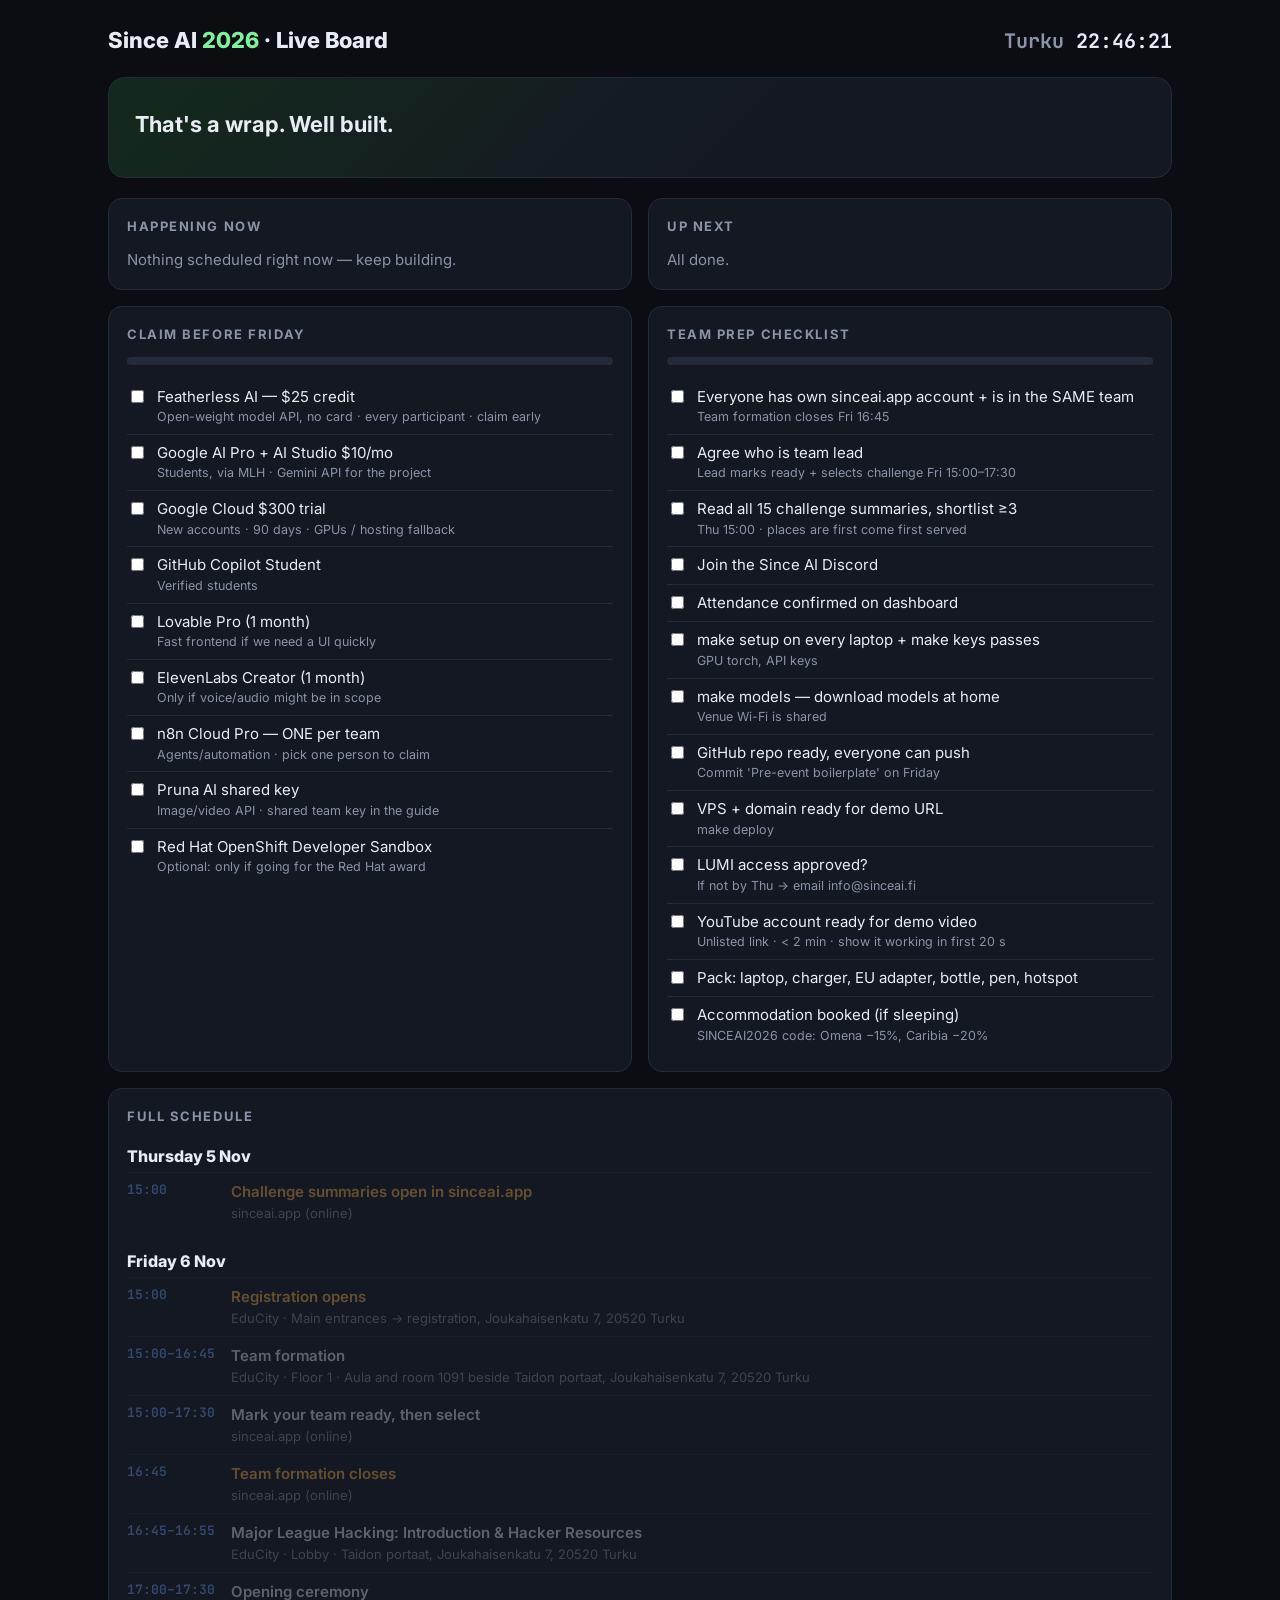
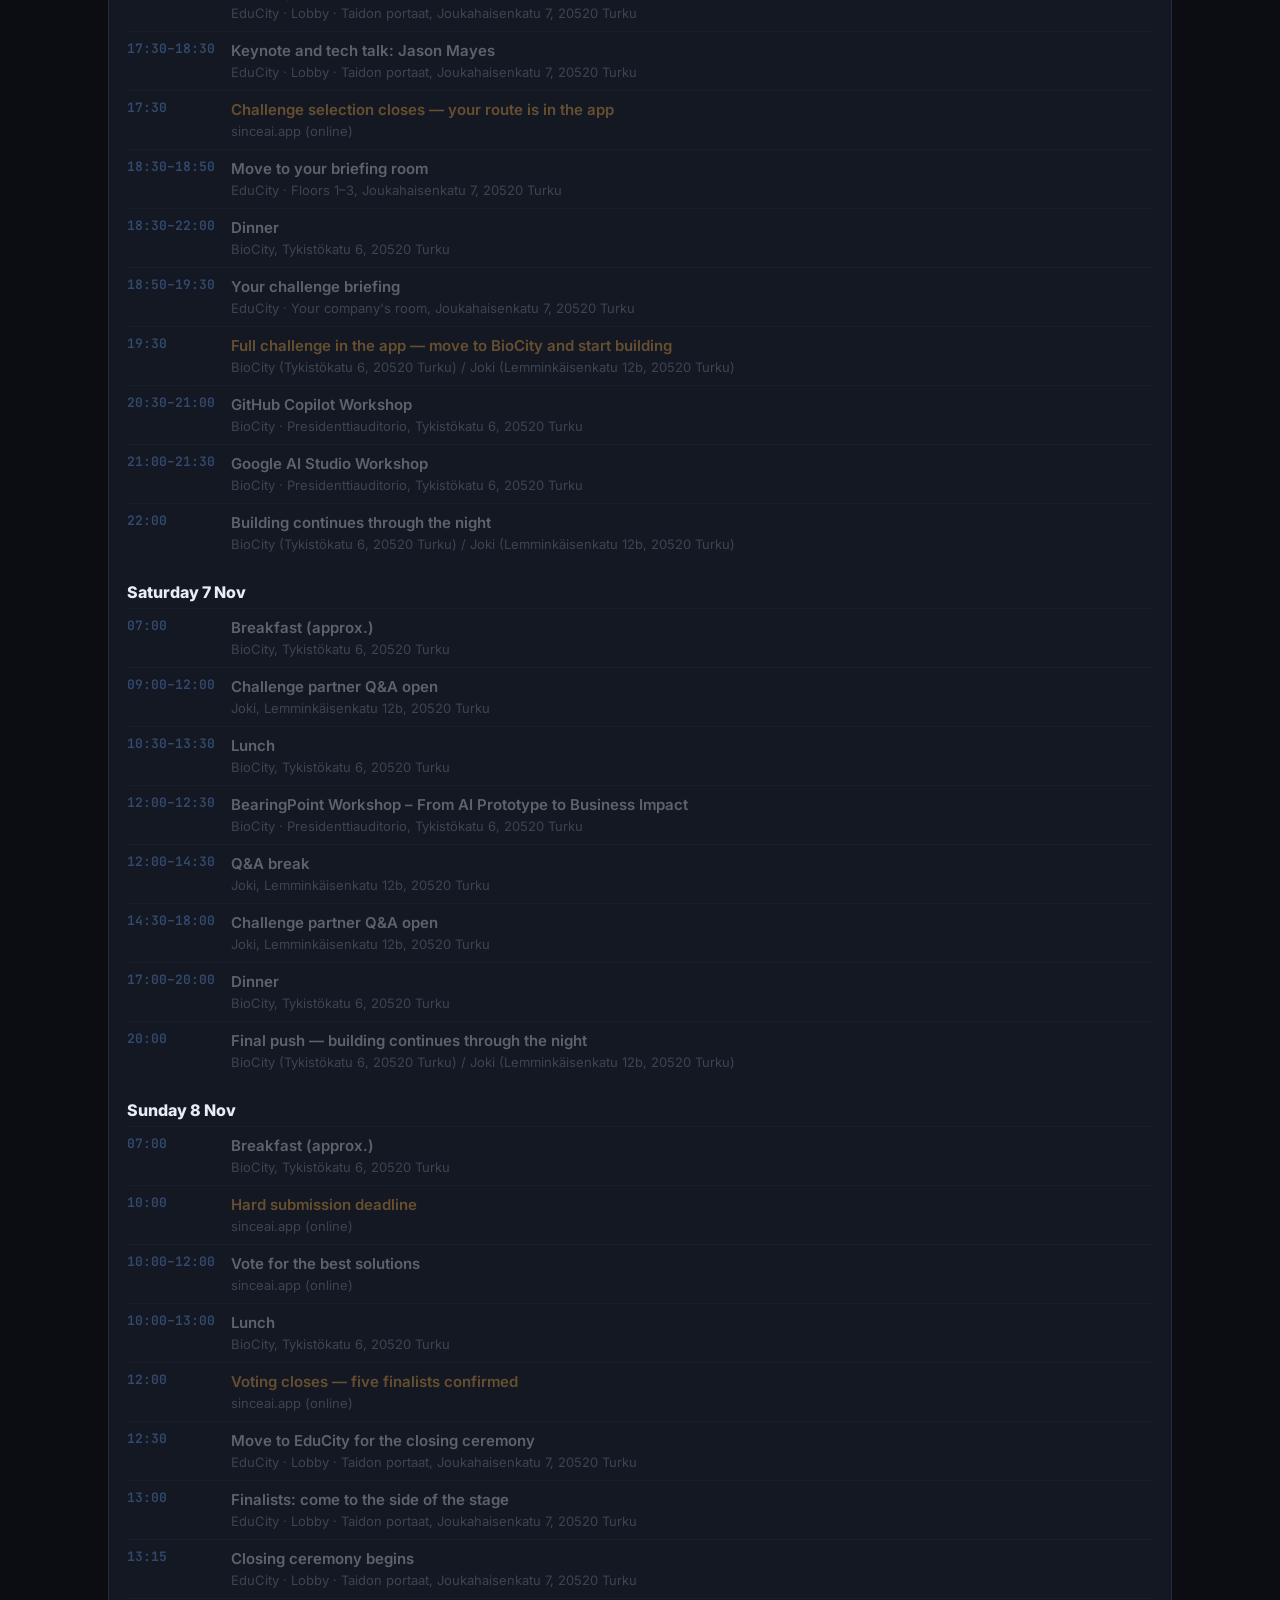
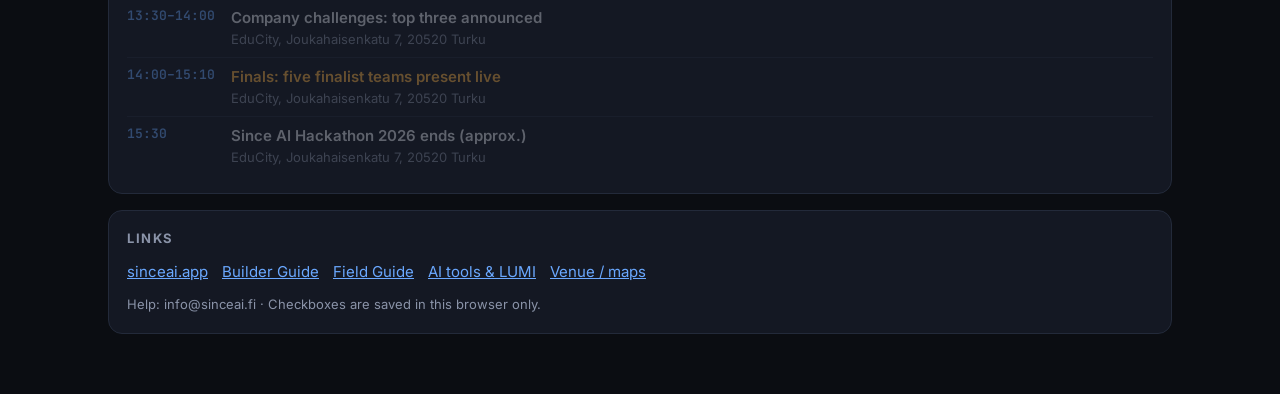
<file: docs/live.html>
<!DOCTYPE html>
<html lang="en"><head><meta charset="utf-8"><meta name="viewport" content="width=device-width,initial-scale=1">
<title>Since AI 2026 — Live Board</title>
<link href="https://fonts.googleapis.com/css2?family=Inter:wght@400;600;800&family=JetBrains+Mono:wght@500;700&display=swap" rel="stylesheet">
<style>
:root{--bg:#0b0d12;--card:#141823;--line:#232a3a;--fg:#e8ecf4;--mut:#8a93a8;--acc:#7cf29c;--warn:#ffb547;--red:#ff6b6b;--blue:#6aa8ff}
*{box-sizing:border-box}body{margin:0;background:var(--bg);color:var(--fg);font:15px/1.5 Inter,system-ui,sans-serif}
.wrap{max-width:1100px;margin:0 auto;padding:24px 18px 60px}
header{display:flex;justify-content:space-between;align-items:baseline;flex-wrap:wrap;gap:8px}
h1{margin:0;font-size:22px;font-weight:800}h1 span{color:var(--acc)}
.clock{font:700 20px 'JetBrains Mono',monospace;color:var(--mut)}.clock b{color:var(--fg)}
.hero{margin:20px 0;padding:26px;border-radius:16px;background:linear-gradient(135deg,#142a1d,#141823 60%);border:1px solid var(--line)}
.hero .lbl{color:var(--mut);text-transform:uppercase;letter-spacing:.12em;font-size:12px}
.hero .what{font-size:22px;font-weight:700;margin:4px 0 10px}
.cd{font:700 clamp(36px,8vw,72px)/1 'JetBrains Mono',monospace;color:var(--acc)}
.cd small{font-size:.35em;color:var(--mut);margin:0 10px 0 2px}
.grid{display:grid;grid-template-columns:repeat(auto-fit,minmax(300px,1fr));gap:16px}
.card{background:var(--card);border:1px solid var(--line);border-radius:14px;padding:18px}
.card h2{margin:0 0 12px;font-size:13px;text-transform:uppercase;letter-spacing:.12em;color:var(--mut)}
.ev{display:flex;gap:12px;padding:8px 0;border-top:1px solid var(--line)}.ev:first-of-type{border-top:0}
.ev .tm{font:600 13px 'JetBrains Mono',monospace;color:var(--blue);min-width:92px}
.ev .tt{font-weight:600}.ev .lc{color:var(--mut);font-size:13px}
.ev.past{opacity:.35}.ev.now{background:#16301f;margin:0 -10px;padding:8px 10px;border-radius:8px}
.ev.now .tm{color:var(--acc)}.ev.dl .tt{color:var(--warn)}
.pill{display:inline-block;font-size:11px;font-weight:700;padding:1px 7px;border-radius:99px;margin-left:6px;vertical-align:2px}
.p-now{background:var(--acc);color:#000}.p-dl{background:var(--warn);color:#000}
.day{font-weight:800;margin:18px 0 4px;font-size:16px}
label.ck{display:flex;gap:10px;padding:7px 0;border-top:1px solid var(--line);cursor:pointer;align-items:flex-start}
label.ck:first-of-type{border-top:0}label.ck input{margin-top:4px;accent-color:var(--acc)}
label.ck.done span{text-decoration:line-through;color:var(--mut)}
.ck small{color:var(--mut);display:block}
.bar{height:8px;background:var(--line);border-radius:99px;overflow:hidden;margin:4px 0 14px}.bar i{display:block;height:100%;background:var(--acc)}
a{color:var(--blue)}.links a{display:inline-block;margin:0 14px 6px 0}
.tag{font-size:11px;color:var(--mut);border:1px solid var(--line);border-radius:6px;padding:0 6px;margin-left:6px}
</style></head><body><div class="wrap">
<header><h1>Since AI <span>2026</span> · Live Board</h1><div class="clock">Turku <b id="clk">--:--:--</b></div></header>

<section class="hero"><div class="lbl" id="hlbl">Next milestone</div><div class="what" id="hwhat"></div><div class="cd" id="hcd"></div><div class="lc" id="hwhen" style="color:var(--mut);margin-top:8px"></div></section>

<div class="grid">
 <div class="card"><h2>Happening now</h2><div id="now"></div></div>
 <div class="card"><h2>Up next</h2><div id="next"></div></div>
</div>

<div class="grid" style="margin-top:16px">
 <div class="card"><h2>Claim before Friday</h2><div class="bar"><i id="b1"></i></div><div id="claim"></div></div>
 <div class="card"><h2>Team prep checklist</h2><div class="bar"><i id="b2"></i></div><div id="prep"></div></div>
</div>

<div class="card" style="margin-top:16px"><h2>Full schedule</h2><div id="sched"></div></div>

<div class="card links" style="margin-top:16px"><h2>Links</h2>
<a href="https://sinceai.app">sinceai.app</a><a href="https://sinceai.ai/hackathon-2026/guide/builders">Builder Guide</a><a href="https://sinceai.ai/hackathon-2026/guide">Field Guide</a><a href="https://sinceai.ai/hackathon-2026/guide#ai-resources">AI tools &amp; LUMI</a><a href="https://sinceai.ai/hackathon-2026/guide/venue">Venue / maps</a>
<div style="color:var(--mut);font-size:13px;margin-top:6px">Help: info@sinceai.fi · Checkboxes are saved in this browser only.</div></div>
</div>
<script>
const EV=[{"s": "2026-11-05T13:00:00Z", "e": null, "t": "Challenge summaries open in sinceai.app", "l": "sinceai.app (online)", "d": "Public-safe summaries of all 15 company challenges open for registered participants — with or without a team. Choose from these summaries only: full templates and datasets go only to the teams that chose that company, after its briefing. Each company challenge awards its top three teams €2,000, €750 and €250 in cash — except FORCIT Group's Drill and Blast Cycle Intelligence: €3,000, €1,500 and €50"}, {"s": "2026-11-06T13:00:00Z", "e": null, "t": "Registration opens", "l": "EduCity · Main entrances → registration, Joukahaisenkatu 7, 20520 Turku", "d": "Check in at EduCity — both main entrances lead to registration. Every team member must check in in person on Friday. Already have a team? Route A: go straight to Team Check on the left. No team yet? Route B: pick a skill card and find your team. Main entrances → registration Field Guide: https://sinceai.ai/hackathon-2026/guide/builders"}, {"s": "2026-11-06T13:00:00Z", "e": "2026-11-06T14:45:00Z", "t": "Team formation", "l": "EduCity · Floor 1 · Aula and room 1091 beside Taidon portaat, Joukahaisenkatu 7, 20520 Turku", "d": "Teams of up to five are formed in sinceai.app — every member must join the same team in the app. No team yet? Pick a skill card beside registration and meet people in the Aula and room 1091. Then leave via Team Check on the left: show every member in the app and return your skill card. Floor 1 · Aula and room 1091 beside Taidon portaat Team formation closes at 16:45. Field Guide: https://sinceai.a"}, {"s": "2026-11-06T13:00:00Z", "e": "2026-11-06T15:30:00Z", "t": "Mark your team ready, then select", "l": "sinceai.app (online)", "d": "From 15:00 the team lead marks the team as ready in sinceai.app — the roster is then fixed — and selects one of the 15 company challenges for the whole team. The choice is final and cannot be changed. Places are limited, first come first served. Each company challenge awards its top three teams €2,000, €750 and €250 in cash — except FORCIT Group's Drill and Blast Cycle Intelligence: €3,000, €1,500"}, {"s": "2026-11-06T14:45:00Z", "e": null, "t": "Team formation closes", "l": "sinceai.app (online)", "d": "After 16:45 no new teams can be created, nobody can join a team and members cannot be changed. A team that is complete but not yet marked ready can still be marked ready and select its challenge until 17:30. Field Guide: https://sinceai.ai/hackathon-2026/guide/builders"}, {"s": "2026-11-06T14:45:00Z", "e": "2026-11-06T14:55:00Z", "t": "Major League Hacking: Introduction & Hacker Resources", "l": "EduCity · Lobby · Taidon portaat, Joukahaisenkatu 7, 20520 Turku", "d": "A ten-minute introduction from Major League Hacking (MLH): its tools, sponsor technologies, the MLH award categories and how builders can take part, on the Taidon portaat stage. The opening ceremony follows at 17:00. Lobby · Taidon portaat Field Guide: https://sinceai.ai/hackathon-2026/guide/builders"}, {"s": "2026-11-06T15:00:00Z", "e": "2026-11-06T15:30:00Z", "t": "Opening ceremony", "l": "EduCity · Lobby · Taidon portaat, Joukahaisenkatu 7, 20520 Turku", "d": "The official start. The hosts welcome everyone and read out the introductions of the company challenges — at most a minute each. Challenge selection stays open in sinceai.app until 17:30 for teams their lead has marked ready. Lobby · Taidon portaat Field Guide: https://sinceai.ai/hackathon-2026/guide/builders"}, {"s": "2026-11-06T15:30:00Z", "e": "2026-11-06T16:30:00Z", "t": "Keynote and tech talk: Jason Mayes", "l": "EduCity · Lobby · Taidon portaat, Joukahaisenkatu 7, 20520 Turku", "d": "Jason Mayes, Google's Web AI Lead: a 30-minute keynote, then a 30-minute tech talk. Stay for both — your team moves to its briefing room after the programme, at the departure time in your route. Lobby · Taidon portaat Field Guide: https://sinceai.ai/hackathon-2026/guide/builders"}, {"s": "2026-11-06T15:30:00Z", "e": null, "t": "Challenge selection closes — your route is in the app", "l": "sinceai.app (online)", "d": "At 17:30 no new selections are accepted and sinceai.app shows your team's route: the selected challenge, your departure time, the room and floor. The briefing rooms and maps are also in this guide. If your team has no challenge when selection closes, go straight to event staff — never guess a room. Field Guide: https://sinceai.ai/hackathon-2026/guide/builders"}, {"s": "2026-11-06T16:30:00Z", "e": "2026-11-06T16:50:00Z", "t": "Move to your briefing room", "l": "EduCity · Floors 1–3, Joukahaisenkatu 7, 20520 Turku", "d": "From 18:30, after Jason Mayes' programme, the teams move in turn to their challenge company's room at EduCity. Leave at the departure time in your team's route in sinceai.app and follow the volunteers. Floors 1–3 Field Guide: https://sinceai.ai/hackathon-2026/guide/builders"}, {"s": "2026-11-06T16:30:00Z", "e": "2026-11-06T20:00:00Z", "t": "Dinner", "l": "BioCity, Tykistökatu 6, 20520 Turku", "d": "Buffet at Restaurant Mauno, BioCity, open the whole window — builders come over after their briefings; eat whenever suits you. Field Guide: https://sinceai.ai/hackathon-2026/guide/builders"}, {"s": "2026-11-06T16:50:00Z", "e": "2026-11-06T17:30:00Z", "t": "Your challenge briefing", "l": "EduCity · Your company's room, Joukahaisenkatu 7, 20520 Turku", "d": "Your challenge company presents the full task: expected result, boundaries, resources, evaluation and how to reach them during the event. It shares its own materials with its teams in its own way. Afterwards a volunteer walks you to BioCity. Your company's room Every briefing ends at 19:30 at the latest. Field Guide: https://sinceai.ai/hackathon-2026/guide/builders"}, {"s": "2026-11-06T17:30:00Z", "e": null, "t": "Full challenge in the app — move to BioCity and start building", "l": "BioCity (Tykistökatu 6, 20520 Turku) / Joki (Lemminkäisenkatu 12b, 20520 Turku)", "d": "At 19:30 the full challenge view and materials open in sinceai.app for your team — only for the teams that chose that company. A volunteer walks your team to BioCity. Eat when it suits you — dinner runs until 22:00 — find a workspace in BioCity or Joki and start building as soon as you arrive. Build spaces stay open around the clock. Field Guide: https://sinceai.ai/hackathon-2026/guide/builders"}, {"s": "2026-11-06T18:30:00Z", "e": "2026-11-06T19:00:00Z", "t": "GitHub Copilot Workshop", "l": "BioCity · Presidenttiauditorio, Tykistökatu 6, 20520 Turku", "d": "Hosted by Major League Hacking (MLH). Learn how to activate and use GitHub Copilot in your hackathon project, including an introduction to MCPs. Bring your laptop. Beginners are welcome. Presidenttiauditorio Limited seating — we recommend one person per team. You don't need to attend to use the tools. Field Guide: https://sinceai.ai/hackathon-2026/guide/builders"}, {"s": "2026-11-06T19:00:00Z", "e": "2026-11-06T19:30:00Z", "t": "Google AI Studio Workshop", "l": "BioCity · Presidenttiauditorio, Tykistökatu 6, 20520 Turku", "d": "Hosted by Major League Hacking (MLH). Get started with Google AI Studio and Gemini. Learn how to create an API key, explore models and build AI features into your hackathon project. Bring your laptop. Beginners are welcome. Presidenttiauditorio Limited seating — we recommend one person per team. You don't need to attend to use the tools. Field Guide: https://sinceai.ai/hackathon-2026/guide/builder"}, {"s": "2026-11-06T20:00:00Z", "e": null, "t": "Building continues through the night", "l": "BioCity (Tykistökatu 6, 20520 Turku) / Joki (Lemminkäisenkatu 12b, 20520 Turku)", "d": "Build spaces stay open. Short rest is fine in suitable event areas; there are no sleeping facilities. Field Guide: https://sinceai.ai/hackathon-2026/guide/builders"}, {"s": "2026-11-07T05:00:00Z", "e": null, "t": "Breakfast (approx.)", "l": "BioCity, Tykistökatu 6, 20520 Turku", "d": "Menu coming soon — the breakfast menu will be announced closer to the event. Time is approximate. Field Guide: https://sinceai.ai/hackathon-2026/guide/builders"}, {"s": "2026-11-07T07:00:00Z", "e": "2026-11-07T10:00:00Z", "t": "Challenge partner Q&A open", "l": "Joki, Lemminkäisenkatu 12b, 20520 Turku", "d": "Find your company at Joki — Showroom (floor 1) or floors 2–3. Each company posts its representative hours at its stand. TrustED takes part remotely: its experts answer on Discord, not at a stand. Field Guide: https://sinceai.ai/hackathon-2026/guide/builders"}, {"s": "2026-11-07T08:30:00Z", "e": "2026-11-07T11:30:00Z", "t": "Lunch", "l": "BioCity, Tykistökatu 6, 20520 Turku", "d": "Field Guide: https://sinceai.ai/hackathon-2026/guide/builders"}, {"s": "2026-11-07T10:00:00Z", "e": "2026-11-07T10:30:00Z", "t": "BearingPoint Workshop – From AI Prototype to Business Impact", "l": "BioCity · Presidenttiauditorio, Tykistökatu 6, 20520 Turku", "d": "Hosted by BearingPoint. Learn how to turn an AI prototype into real business impact with BearingPoint. Discover practical ways to transform innovative ideas into valuable real-world solutions. Presidenttiauditorio Field Guide: https://sinceai.ai/hackathon-2026/guide/builders"}, {"s": "2026-11-07T10:00:00Z", "e": "2026-11-07T12:30:00Z", "t": "Q&A break", "l": "Joki, Lemminkäisenkatu 12b, 20520 Turku", "d": "The company Q&A stands at Joki pause. Keep building — the Q&A reopens at 14:30. Field Guide: https://sinceai.ai/hackathon-2026/guide/builders"}, {"s": "2026-11-07T12:30:00Z", "e": "2026-11-07T16:00:00Z", "t": "Challenge partner Q&A open", "l": "Joki, Lemminkäisenkatu 12b, 20520 Turku", "d": "Second Q&A window at Joki. Field Guide: https://sinceai.ai/hackathon-2026/guide/builders"}, {"s": "2026-11-07T15:00:00Z", "e": "2026-11-07T18:00:00Z", "t": "Dinner", "l": "BioCity, Tykistökatu 6, 20520 Turku", "d": "Field Guide: https://sinceai.ai/hackathon-2026/guide/builders"}, {"s": "2026-11-07T18:00:00Z", "e": null, "t": "Final push — building continues through the night", "l": "BioCity (Tykistökatu 6, 20520 Turku) / Joki (Lemminkäisenkatu 12b, 20520 Turku)", "d": "Build spaces stay open. Short rest is fine in suitable event areas; there are no sleeping facilities. Field Guide: https://sinceai.ai/hackathon-2026/guide/builders"}, {"s": "2026-11-08T05:00:00Z", "e": null, "t": "Breakfast (approx.)", "l": "BioCity, Tykistökatu 6, 20520 Turku", "d": "Menu coming soon — the breakfast menu will be announced closer to the event. Time is approximate. Field Guide: https://sinceai.ai/hackathon-2026/guide/builders"}, {"s": "2026-11-08T08:00:00Z", "e": null, "t": "Hard submission deadline", "l": "sinceai.app (online)", "d": "Your team submits its final solution in sinceai.app — any team member can submit. The deadline is fixed — submit early. Field Guide: https://sinceai.ai/hackathon-2026/guide/builders"}, {"s": "2026-11-08T08:00:00Z", "e": "2026-11-08T10:00:00Z", "t": "Vote for the best solutions", "l": "sinceai.app (online)", "d": "sinceai.app shows every eligible builder two solutions at a time — pick the stronger one. Every eligible builder is asked to complete 20 comparisons. The five highest-ranked projects from five different company challenges go through to the finals at 14:00 and compete for the overall win. Voting rules are shown in the app. Field Guide: https://sinceai.ai/hackathon-2026/guide/builders"}, {"s": "2026-11-08T08:00:00Z", "e": "2026-11-08T11:00:00Z", "t": "Lunch", "l": "BioCity, Tykistökatu 6, 20520 Turku", "d": "Field Guide: https://sinceai.ai/hackathon-2026/guide/builders"}, {"s": "2026-11-08T10:00:00Z", "e": null, "t": "Voting closes — five finalists confirmed", "l": "sinceai.app (online)", "d": "The votes are checked and the five finalists confirmed — the highest-ranked projects from five different company challenges. The finalist teams are told they are through and get their presentation instructions. Field Guide: https://sinceai.ai/hackathon-2026/guide/builders"}, {"s": "2026-11-08T10:30:00Z", "e": null, "t": "Move to EduCity for the closing ceremony", "l": "EduCity · Lobby · Taidon portaat, Joukahaisenkatu 7, 20520 Turku", "d": "From 12:30 volunteers guide everyone from BioCity and Joki to Taidon portaat at EduCity — be there before the closing ceremony starts at 13:15. Lobby · Taidon portaat Field Guide: https://sinceai.ai/hackathon-2026/guide/builders"}, {"s": "2026-11-08T11:00:00Z", "e": null, "t": "Finalists: come to the side of the stage", "l": "EduCity · Lobby · Taidon portaat, Joukahaisenkatu 7, 20520 Turku", "d": "The five finalist teams come to the side of the stage at 13:00 to hear how the 14:00 presentations and the jury's questions work. Front-row seats are reserved for the finalists. Lobby · Taidon portaat Field Guide: https://sinceai.ai/hackathon-2026/guide/builders"}, {"s": "2026-11-08T11:15:00Z", "e": null, "t": "Closing ceremony begins", "l": "EduCity · Lobby · Taidon portaat, Joukahaisenkatu 7, 20520 Turku", "d": "The hosts thank everyone, followed by a short motivational talk of at most ten minutes. Lobby · Taidon portaat Field Guide: https://sinceai.ai/hackathon-2026/guide/builders"}, {"s": "2026-11-08T11:30:00Z", "e": "2026-11-08T12:00:00Z", "t": "Company challenges: top three announced", "l": "EduCity, Joukahaisenkatu 7, 20520 Turku", "d": "Each company's top three teams are announced and awarded on one slide, at most two minutes per company. If your team is among them, stay after the ceremony on EduCity floor 1 under Taidon portaat — the photographer and photo wall are ready there for your team photo. Field Guide: https://sinceai.ai/hackathon-2026/guide/builders"}, {"s": "2026-11-08T12:00:00Z", "e": "2026-11-08T13:10:00Z", "t": "Finals: five finalist teams present live", "l": "EduCity, Joukahaisenkatu 7, 20520 Turku", "d": "If your team is a finalist, you present live on stage at EduCity — not a recorded video: at most four minutes, then up to six minutes of questions from the jury. The jury then selects the overall winner. Field Guide: https://sinceai.ai/hackathon-2026/guide/builders"}, {"s": "2026-11-08T13:30:00Z", "e": null, "t": "Since AI Hackathon 2026 ends (approx.)", "l": "EduCity, Joukahaisenkatu 7, 20520 Turku", "d": "After the finals: the jury's decision, the overall winner's award and the closing words — the last thing on screen is the QR code to next year's hackathon. The event ends around 15:30. Time is approximate. Field Guide: https://sinceai.ai/hackathon-2026/guide/builders"}];
const DL=/deadline|closes|summaries open|start building|registration opens|finals:/i;
const CLAIM=[
 ["Featherless AI — $25 credit","Open-weight model API, no card · every participant · claim early"],
 ["Google AI Pro + AI Studio $10/mo","Students, via MLH · Gemini API for the project"],
 ["Google Cloud $300 trial","New accounts · 90 days · GPUs / hosting fallback"],
 ["GitHub Copilot Student","Verified students"],
 ["Lovable Pro (1 month)","Fast frontend if we need a UI quickly"],
 ["ElevenLabs Creator (1 month)","Only if voice/audio might be in scope"],
 ["n8n Cloud Pro — ONE per team","Agents/automation · pick one person to claim"],
 ["Pruna AI shared key","Image/video API · shared team key in the guide"],
 ["Red Hat OpenShift Developer Sandbox","Optional: only if going for the Red Hat award"],
];
const PREP=[
 ["Everyone has own sinceai.app account + is in the SAME team","Team formation closes Fri 16:45"],
 ["Agree who is team lead","Lead marks ready + selects challenge Fri 15:00–17:30"],
 ["Read all 15 challenge summaries, shortlist ≥3","Thu 15:00 · places are first come first served"],
 ["Join the Since AI Discord",""],
 ["Attendance confirmed on dashboard",""],
 ["make setup on every laptop + make keys passes","GPU torch, API keys"],
 ["make models — download models at home","Venue Wi-Fi is shared"],
 ["GitHub repo ready, everyone can push","Commit 'Pre-event boilerplate' on Friday"],
 ["VPS + domain ready for demo URL","make deploy"],
 ["LUMI access approved?","If not by Thu → email info@sinceai.fi"],
 ["YouTube account ready for demo video","Unlisted link · < 2 min · show it working in first 20 s"],
 ["Pack: laptop, charger, EU adapter, bottle, pen, hotspot",""],
 ["Accommodation booked (if sleeping)","SINCEAI2026 code: Omena −15%, Caribia −20%"],
];
const $=id=>document.getElementById(id);
const fmtT=d=>d.toLocaleTimeString('en-GB',{timeZone:'Europe/Helsinki',hour:'2-digit',minute:'2-digit'});
const fmtD=d=>d.toLocaleDateString('en-GB',{timeZone:'Europe/Helsinki',weekday:'long',day:'numeric',month:'short'});
EV.forEach(e=>{e.S=new Date(e.s);e.E=e.e?new Date(e.e):null;e.dl=DL.test(e.t)});
function store(k,v){try{if(v===undefined)return JSON.parse(localStorage.getItem(k)||'{}');localStorage.setItem(k,JSON.stringify(v))}catch(_){return{}}}
function checklist(el,bar,items,key){const st=store(key);el.innerHTML='';items.forEach(([t,s],i)=>{const l=document.createElement('label');l.className='ck'+(st[i]?' done':'');l.innerHTML=`<input type="checkbox" ${st[i]?'checked':''}><span>${t}<small>${s}</small></span>`;l.querySelector('input').onchange=ev=>{st[i]=ev.target.checked;store(key,st);checklist(el,bar,items,key)};el.appendChild(l)});$(bar).style.width=(100*Object.values(st).filter(Boolean).length/items.length)+'%'}
function row(e,now){const cur=e.E?(e.S<=now&&now<e.E):false,past=(e.E||e.S)<now&&!cur;const tm=fmtT(e.S)+(e.E?'–'+fmtT(e.E):'');return `<div class="ev ${past?'past':''} ${cur?'now':''} ${e.dl?'dl':''}"><div class="tm">${tm}</div><div><div class="tt">${e.t}${cur?'<span class="pill p-now">NOW</span>':''}${e.dl&&!past?'<span class="pill p-dl">KEY</span>':''}</div><div class="lc">${e.l}</div></div></div>`}
function cdStr(ms){const s=Math.max(0,ms/1000|0),d=s/86400|0,h=s%86400/3600|0,m=s%3600/60|0,x=s%60,p=n=>String(n).padStart(2,'0');return (d?`${d}<small>d</small>`:'')+`${p(h)}<small>h</small>${p(m)}<small>m</small>${p(x)}<small>s</small>`}
let lastMin=-1;
function tick(){const now=new Date();$('clk').textContent=now.toLocaleTimeString('en-GB',{timeZone:'Europe/Helsinki'});
 const nk=EV.find(e=>e.dl&&e.S>now);
 if(nk){$('hwhat').textContent=nk.t;$('hcd').innerHTML=cdStr(nk.S-now);$('hwhen').textContent=fmtD(nk.S)+' · '+fmtT(nk.S)+' · '+nk.l}
 else{$('hlbl').textContent='';$('hwhat').textContent='That\'s a wrap. Well built.';$('hcd').textContent=''}
 if(now.getMinutes()!==lastMin){lastMin=now.getMinutes();render(now)}}
function render(now){
 const cur=EV.filter(e=>e.E&&e.S<=now&&now<e.E);$('now').innerHTML=cur.length?cur.map(e=>row(e,now)).join(''):'<div class="lc" style="color:var(--mut)">Nothing scheduled right now — keep building.</div>';
 $('next').innerHTML=EV.filter(e=>e.S>now).slice(0,5).map(e=>row(e,now)).join('')||'<div style="color:var(--mut)">All done.</div>';
 let h='',day='';EV.forEach(e=>{const d=fmtD(e.S);if(d!==day){day=d;h+=`<div class="day">${d}</div>`}h+=row(e,now)});$('sched').innerHTML=h}
checklist($('claim'),'b1',CLAIM,'sai-claim');checklist($('prep'),'b2',PREP,'sai-prep');tick();setInterval(tick,1000);
</script></body></html>
</file>
